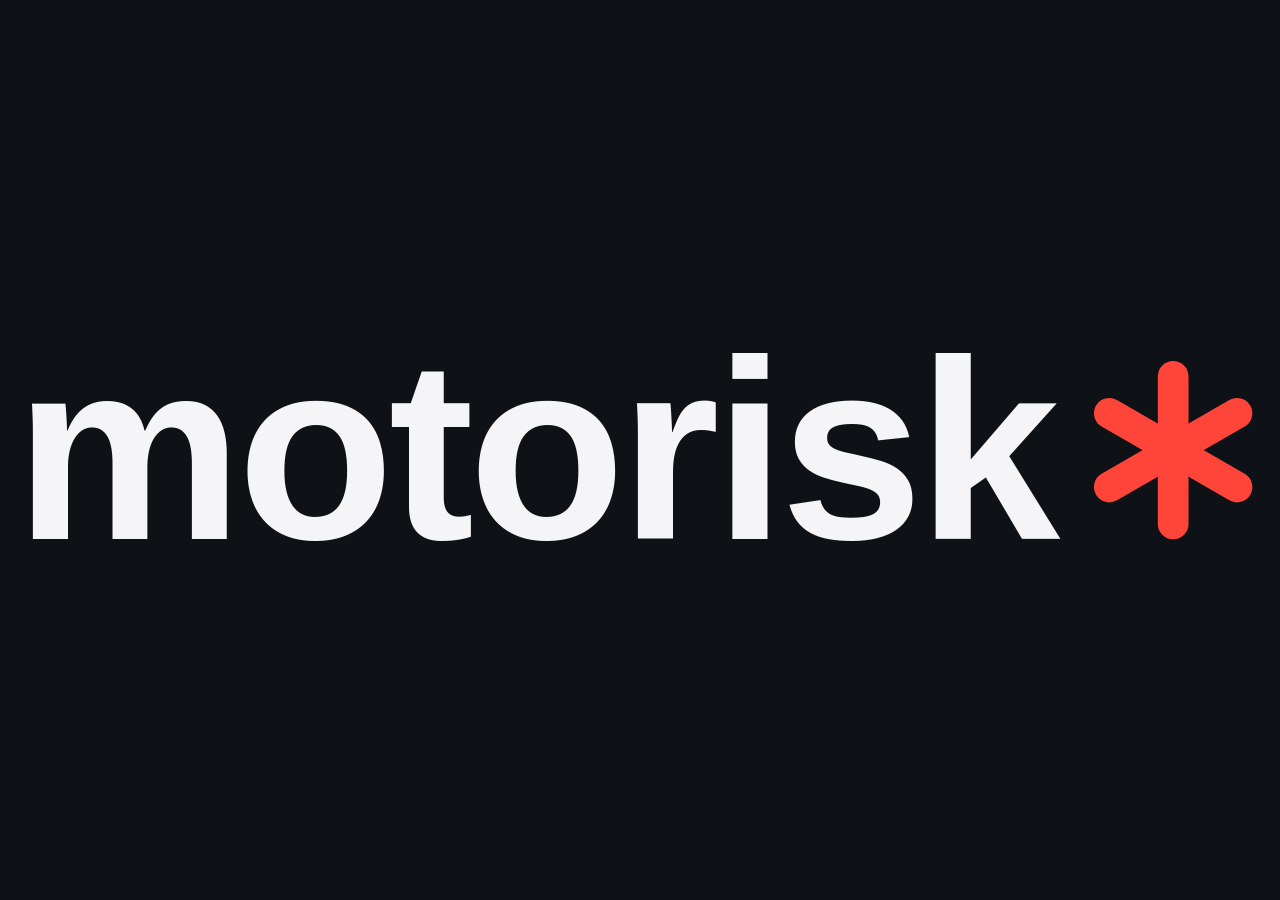
<file: logos/motorisk-dark.html>
<!DOCTYPE html>
<html>
<head>
<meta charset="UTF-8">
<meta name="viewport" content="width=device-width, initial-scale=1.0">
<link rel="preconnect" href="https://api.fontshare.com">
<link href="https://api.fontshare.com/v2/css?f[]=switzer@600&display=swap" rel="stylesheet">
<style>
  * { margin: 0; padding: 0; box-sizing: border-box; }
  html, body {
    width: 100%; height: 100vh;
    background: #0e1116;
    display: flex;
    align-items: center;
    justify-content: center;
    overflow: hidden;
  }
  .brand {
    display: inline-flex;
    align-items: center;
    gap: 0.1em;
    font-family: 'Switzer', -apple-system, BlinkMacSystemFont, sans-serif;
    font-size: 20vw;
    font-weight: 600;
    letter-spacing: -0.02em;
    color: #f5f5f7;
  }
  .brand svg {
    /* cap-height ≈ 0.72em; crop viewBox removes padding so 1em fills cap */
    width: 0.72em;
    height: 0.72em;
    flex-shrink: 0;
  }
  @keyframes spin {
    from { transform: translateY(10%) rotate(0deg); }
    to   { transform: translateY(10%) rotate(360deg); }
  }
</style>
</head>
<body>
  <div class="brand">
    motorisk
    <svg viewBox="4.5 4.5 15 15" fill="none" stroke="#ff453a" stroke-width="2.5" stroke-linecap="round" stroke-linejoin="round" style="animation:spin 8s linear infinite;">
      <path d="M12 6v12"/><path d="M17.196 9 6.804 15"/><path d="M6.804 9 17.196 15"/>
    </svg>
  </div>
</body>
</html>
</file>
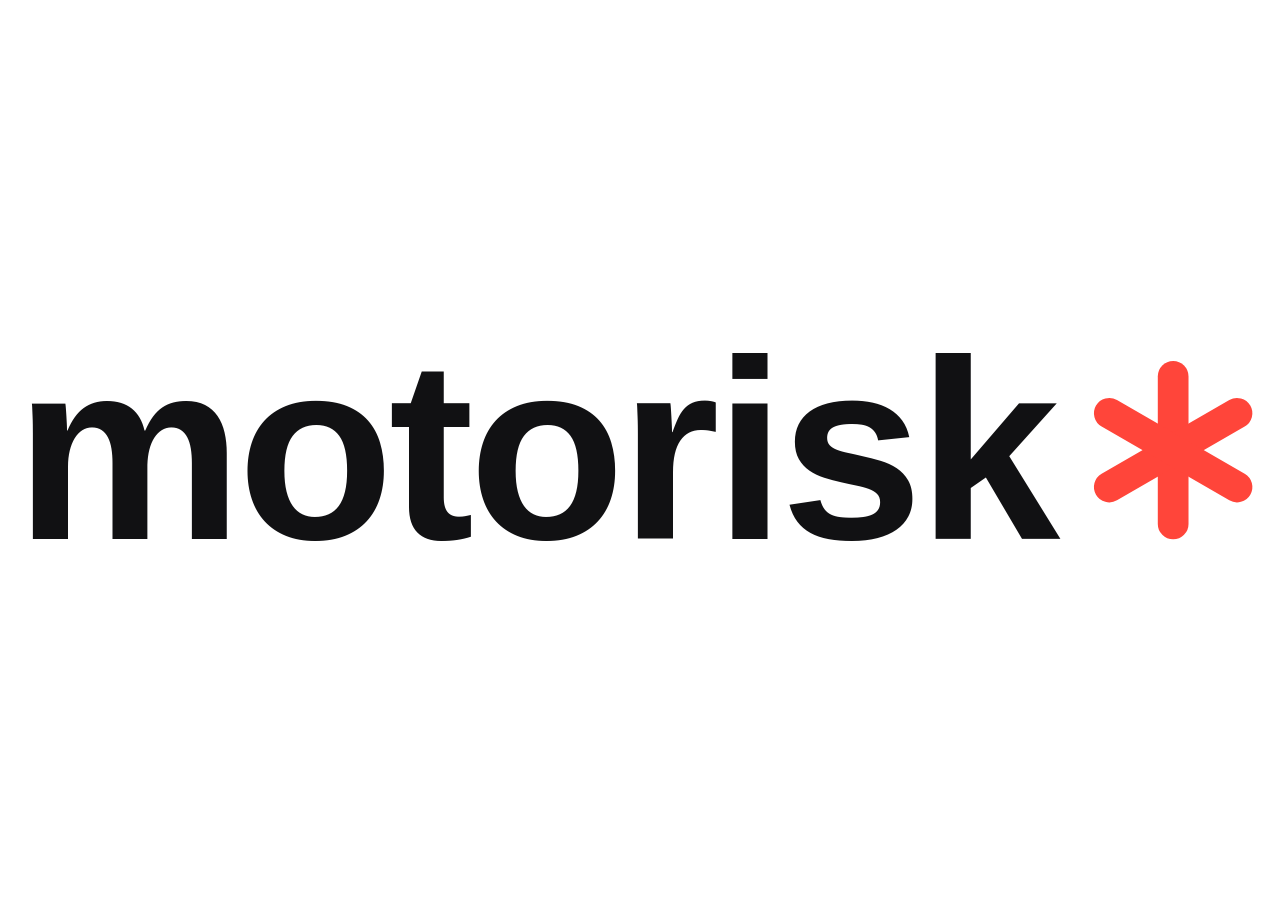
<file: logos/motorisk-light.html>
<!DOCTYPE html>
<html>
<head>
<meta charset="UTF-8">
<meta name="viewport" content="width=device-width, initial-scale=1.0">
<link rel="preconnect" href="https://api.fontshare.com">
<link href="https://api.fontshare.com/v2/css?f[]=switzer@600&display=swap" rel="stylesheet">
<style>
  * { margin: 0; padding: 0; box-sizing: border-box; }
  html, body {
    width: 100%; height: 100vh;
    background: #ffffff;
    display: flex;
    align-items: center;
    justify-content: center;
    overflow: hidden;
  }
  .brand {
    display: inline-flex;
    align-items: center;
    gap: 0.1em;
    font-family: 'Switzer', -apple-system, BlinkMacSystemFont, sans-serif;
    font-size: 20vw;
    font-weight: 700;
    letter-spacing: -0.02em;
    color: #111113;
  }
  .brand svg {
    width: 0.72em;
    height: 0.72em;
    flex-shrink: 0;
  }
  @keyframes spin {
    from { transform: translateY(10%) rotate(0deg); }
    to   { transform: translateY(10%) rotate(360deg); }
  }
</style>
</head>
<body>
  <div class="brand">
    motorisk
    <svg viewBox="4.5 4.5 15 15" fill="none" stroke="#ff453a" stroke-width="2.5" stroke-linecap="round" stroke-linejoin="round" style="animation:spin 8s linear infinite;">
      <path d="M12 6v12"/><path d="M17.196 9 6.804 15"/><path d="M6.804 9 17.196 15"/>
    </svg>
  </div>
</body>
</html>
</file>
